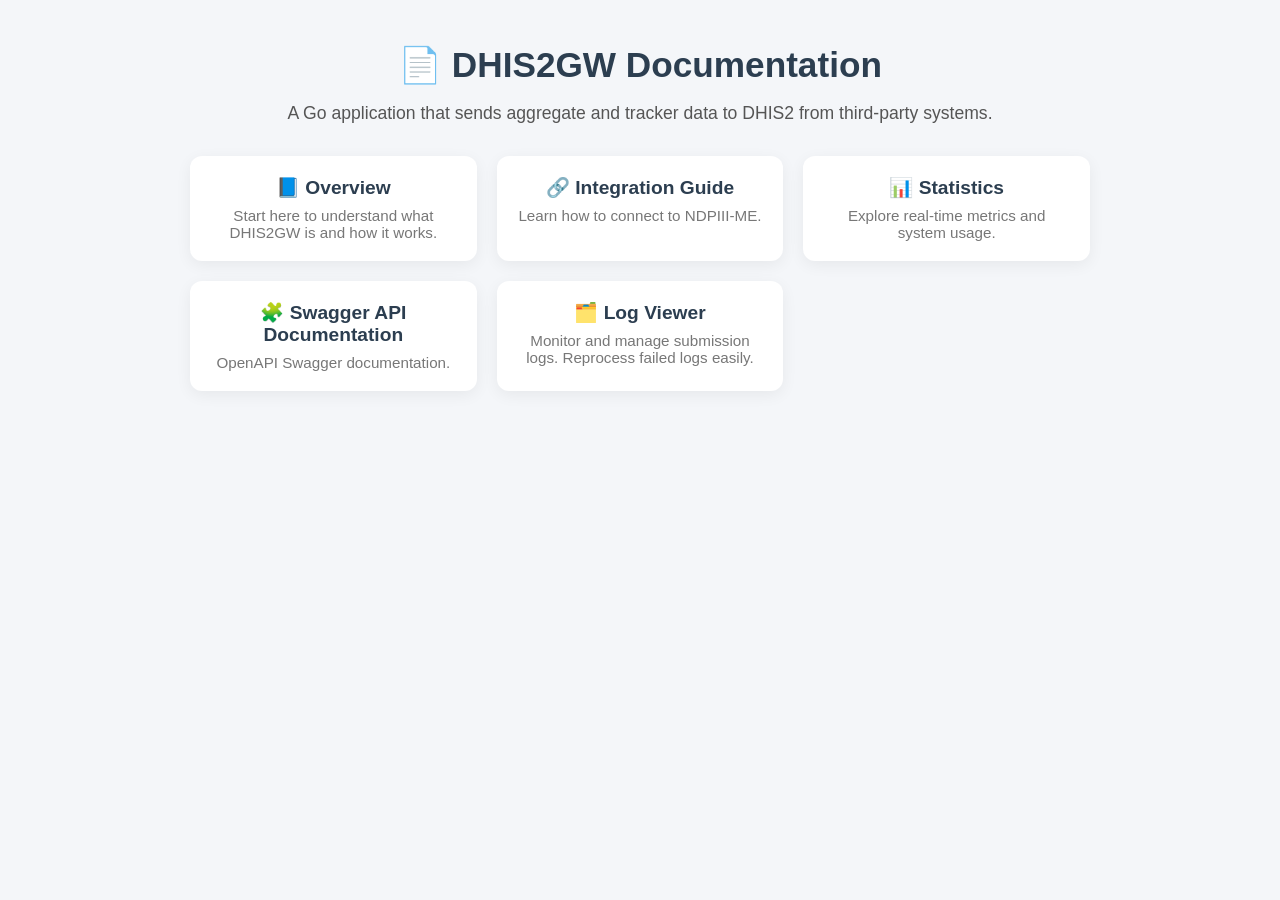
<file: docs/templates/index.html>
<!DOCTYPE html>
<html lang="en">
<head>
    <meta charset="UTF-8" />
    <meta name="viewport" content="width=device-width, initial-scale=1.0"/>
    <title>{{ .title }}</title>

    <style>
        body {
            font-family: 'Segoe UI', Tahoma, Geneva, Verdana, sans-serif;
            background-color: #f4f6f9;
            margin: 0;
            padding: 20px;
            display: flex;
            flex-direction: column;
            align-items: center;
        }

        .container {
            width: 100%;
            max-width: 900px;
            text-align: center;
        }

        h1 {
            font-size: 2.2rem;
            color: #2c3e50;
            margin-bottom: 0.5rem;
        }

        .description {
            font-size: 1.1rem;
            color: #555;
            margin-bottom: 2rem;
        }

        .card-grid {
            display: grid;
            grid-template-columns: repeat(auto-fit, minmax(260px, 1fr));
            gap: 20px;
            margin-top: 20px;
        }

        .doc-card {
            display: block;
            background: #fff;
            border-radius: 12px;
            padding: 20px;
            text-decoration: none;
            box-shadow: 0 4px 16px rgba(0, 0, 0, 0.06);
            transition: transform 0.2s, box-shadow 0.2s;
            color: #2c3e50;
        }

        .doc-card:hover {
            transform: translateY(-4px);
            box-shadow: 0 8px 20px rgba(0, 0, 0, 0.12);
        }

        .doc-card h3 {
            margin: 0;
            font-size: 1.2rem;
            font-weight: 600;
        }

        .doc-card p {
            margin: 0.5rem 0 0;
            font-size: 0.95rem;
            color: #777;
        }

        @media (max-width: 600px) {
            .doc-card h3 {
                font-size: 1rem;
            }
            .doc-card p {
                font-size: 0.9rem;
            }
        }
    </style>
</head>
<body>
<div class="container">
    <h1>📄 DHIS2GW Documentation</h1>
    <p class="description">
        A Go application that sends aggregate and tracker data to DHIS2 from third-party systems.
    </p>

    <div class="card-grid">
        <a href="/docs/index" class="doc-card">
            <h3>📘 Overview</h3>
            <p>Start here to understand what DHIS2GW is and how it works.</p>
        </a>

        <a href="/docs/overview" class="doc-card">
            <h3>🔗 Integration Guide</h3>
            <p>Learn how to connect to NDPIII-ME.</p>
        </a>

        <a href="/stats" class="doc-card">
            <h3>📊 Statistics</h3>
            <p>Explore real-time metrics and system usage.</p>
        </a>

        <a href="/swagger/index.html" class="doc-card">
            <h3>🧩 Swagger API Documentation</h3>
            <p>OpenAPI Swagger documentation.</p>
        </a>

        <a href="/logs-viewer" class="doc-card">
            <h3>🗂️ Log Viewer</h3>
            <p>Monitor and manage submission logs. Reprocess failed logs easily.</p>
        </a>
    </div>
</div>
</body>
</html>
</file>
